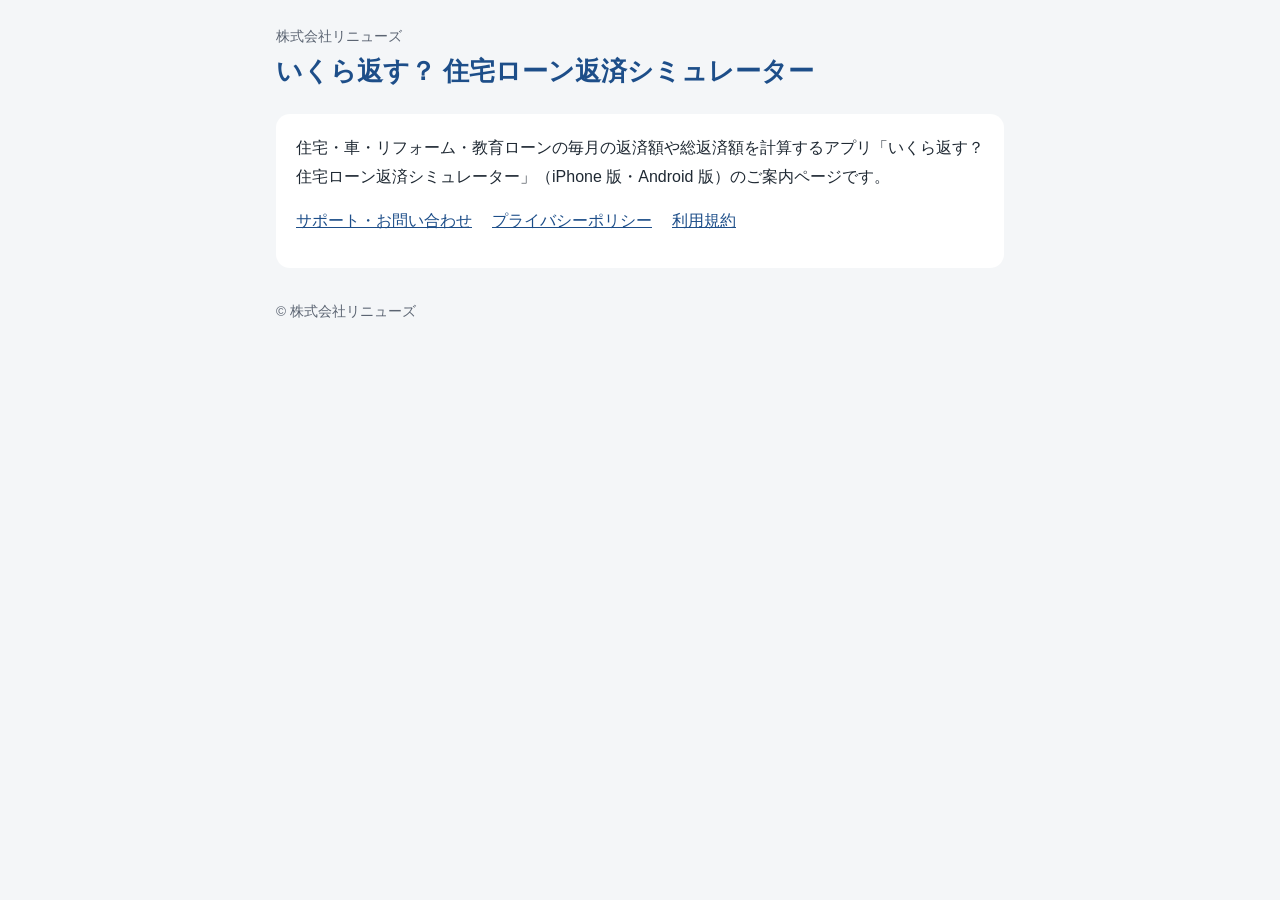
<file: index.html>
<!doctype html>
<html lang="ja">
<head>
<meta charset="utf-8">
<meta name="viewport" content="width=device-width, initial-scale=1">
<title>いくら返す？｜株式会社リニューズ</title>
<link rel="stylesheet" href="style.css">
</head>
<body>
<main>
  <header>
    <p>株式会社リニューズ</p>
    <h1>いくら返す？ 住宅ローン返済シミュレーター</h1>
  </header>
  <section>
    <p>住宅・車・リフォーム・教育ローンの毎月の返済額や総返済額を計算するアプリ「いくら返す？ 住宅ローン返済シミュレーター」（iPhone 版・Android 版）のご案内ページです。</p>
    <nav>
      <ul>
        <li><a href="support.html">サポート・お問い合わせ</a></li>
        <li><a href="privacy.html">プライバシーポリシー</a></li>
        <li><a href="terms.html">利用規約</a></li>
      </ul>
    </nav>
  </section>
  <footer>© 株式会社リニューズ</footer>
</main>
</body>
</html>
</file>
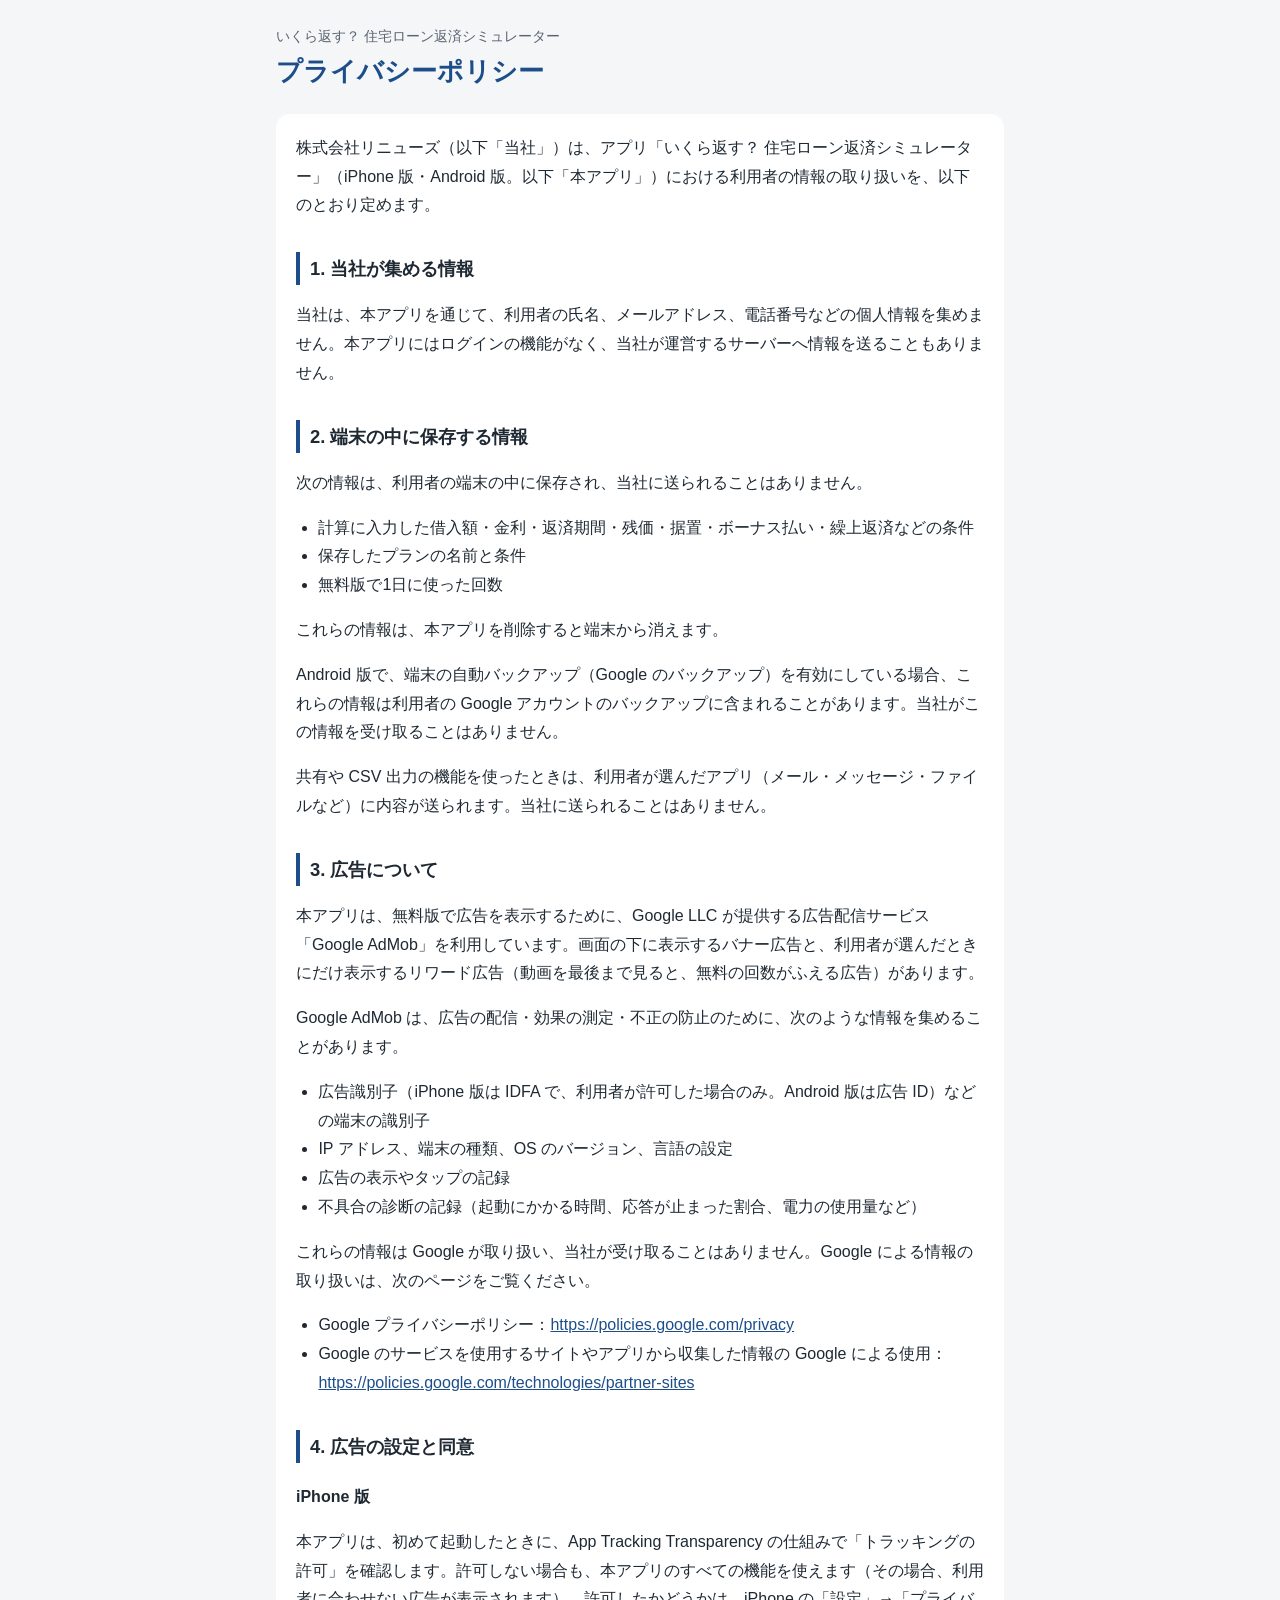
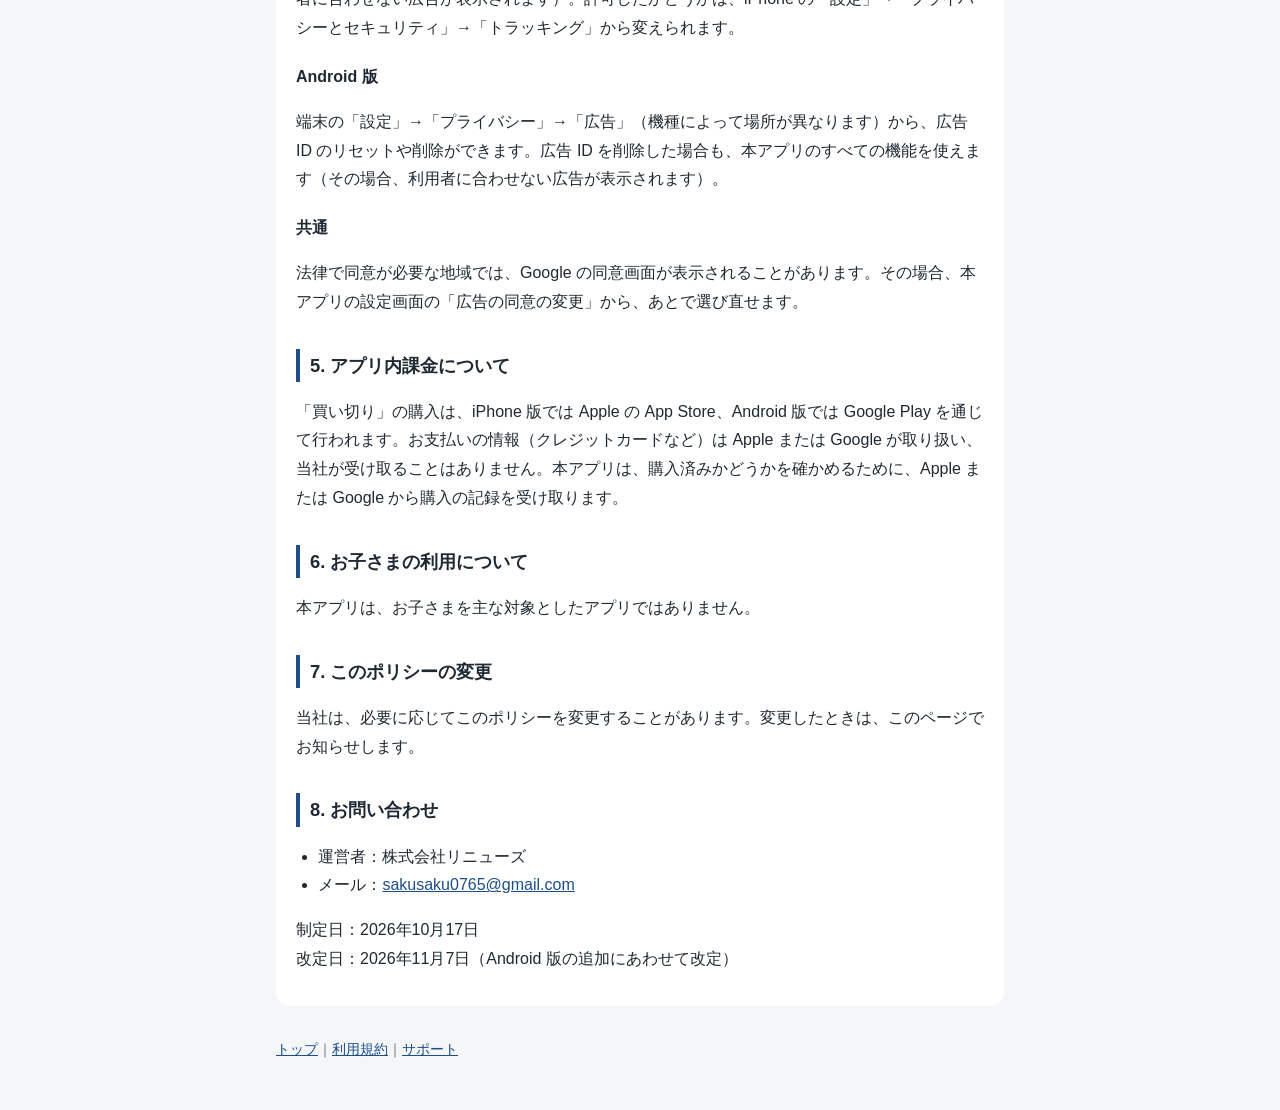
<file: privacy.html>
<!doctype html>
<html lang="ja">
<head>
<meta charset="utf-8">
<meta name="viewport" content="width=device-width, initial-scale=1">
<title>プライバシーポリシー｜いくら返す？</title>
<link rel="stylesheet" href="style.css">
</head>
<body>
<main>
  <header>
    <p>いくら返す？ 住宅ローン返済シミュレーター</p>
    <h1>プライバシーポリシー</h1>
  </header>

  <section>
    <p>株式会社リニューズ（以下「当社」）は、アプリ「いくら返す？ 住宅ローン返済シミュレーター」（iPhone 版・Android 版。以下「本アプリ」）における利用者の情報の取り扱いを、以下のとおり定めます。</p>

    <h2>1. 当社が集める情報</h2>
    <p>当社は、本アプリを通じて、利用者の氏名、メールアドレス、電話番号などの個人情報を集めません。本アプリにはログインの機能がなく、当社が運営するサーバーへ情報を送ることもありません。</p>

    <h2>2. 端末の中に保存する情報</h2>
    <p>次の情報は、利用者の端末の中に保存され、当社に送られることはありません。</p>
    <ul>
      <li>計算に入力した借入額・金利・返済期間・残価・据置・ボーナス払い・繰上返済などの条件</li>
      <li>保存したプランの名前と条件</li>
      <li>無料版で1日に使った回数</li>
    </ul>
    <p>これらの情報は、本アプリを削除すると端末から消えます。</p>
    <p>Android 版で、端末の自動バックアップ（Google のバックアップ）を有効にしている場合、これらの情報は利用者の Google アカウントのバックアップに含まれることがあります。当社がこの情報を受け取ることはありません。</p>
    <p>共有や CSV 出力の機能を使ったときは、利用者が選んだアプリ（メール・メッセージ・ファイルなど）に内容が送られます。当社に送られることはありません。</p>

    <h2>3. 広告について</h2>
    <p>本アプリは、無料版で広告を表示するために、Google LLC が提供する広告配信サービス「Google AdMob」を利用しています。画面の下に表示するバナー広告と、利用者が選んだときにだけ表示するリワード広告（動画を最後まで見ると、無料の回数がふえる広告）があります。</p>
    <p>Google AdMob は、広告の配信・効果の測定・不正の防止のために、次のような情報を集めることがあります。</p>
    <ul>
      <li>広告識別子（iPhone 版は IDFA で、利用者が許可した場合のみ。Android 版は広告 ID）などの端末の識別子</li>
      <li>IP アドレス、端末の種類、OS のバージョン、言語の設定</li>
      <li>広告の表示やタップの記録</li>
      <li>不具合の診断の記録（起動にかかる時間、応答が止まった割合、電力の使用量など）</li>
    </ul>
    <p>これらの情報は Google が取り扱い、当社が受け取ることはありません。Google による情報の取り扱いは、次のページをご覧ください。</p>
    <ul>
      <li>Google プライバシーポリシー：<a href="https://policies.google.com/privacy">https://policies.google.com/privacy</a></li>
      <li>Google のサービスを使用するサイトやアプリから収集した情報の Google による使用：<a href="https://policies.google.com/technologies/partner-sites">https://policies.google.com/technologies/partner-sites</a></li>
    </ul>

    <h2>4. 広告の設定と同意</h2>
    <h3>iPhone 版</h3>
    <p>本アプリは、初めて起動したときに、App Tracking Transparency の仕組みで「トラッキングの許可」を確認します。許可しない場合も、本アプリのすべての機能を使えます（その場合、利用者に合わせない広告が表示されます）。許可したかどうかは、iPhone の「設定」→「プライバシーとセキュリティ」→「トラッキング」から変えられます。</p>
    <h3>Android 版</h3>
    <p>端末の「設定」→「プライバシー」→「広告」（機種によって場所が異なります）から、広告 ID のリセットや削除ができます。広告 ID を削除した場合も、本アプリのすべての機能を使えます（その場合、利用者に合わせない広告が表示されます）。</p>
    <h3>共通</h3>
    <p>法律で同意が必要な地域では、Google の同意画面が表示されることがあります。その場合、本アプリの設定画面の「広告の同意の変更」から、あとで選び直せます。</p>

    <h2>5. アプリ内課金について</h2>
    <p>「買い切り」の購入は、iPhone 版では Apple の App Store、Android 版では Google Play を通じて行われます。お支払いの情報（クレジットカードなど）は Apple または Google が取り扱い、当社が受け取ることはありません。本アプリは、購入済みかどうかを確かめるために、Apple または Google から購入の記録を受け取ります。</p>

    <h2>6. お子さまの利用について</h2>
    <p>本アプリは、お子さまを主な対象としたアプリではありません。</p>

    <h2>7. このポリシーの変更</h2>
    <p>当社は、必要に応じてこのポリシーを変更することがあります。変更したときは、このページでお知らせします。</p>

    <h2>8. お問い合わせ</h2>
    <ul>
      <li>運営者：株式会社リニューズ</li>
      <li>メール：<a href="mailto:sakusaku0765@gmail.com">sakusaku0765@gmail.com</a></li>
    </ul>
    <p>制定日：2026年10月17日<br>
    改定日：2026年11月7日（Android 版の追加にあわせて改定）</p>
  </section>
  <footer><a href="./">トップ</a>｜<a href="terms.html">利用規約</a>｜<a href="support.html">サポート</a></footer>
</main>
</body>
</html>
</file>
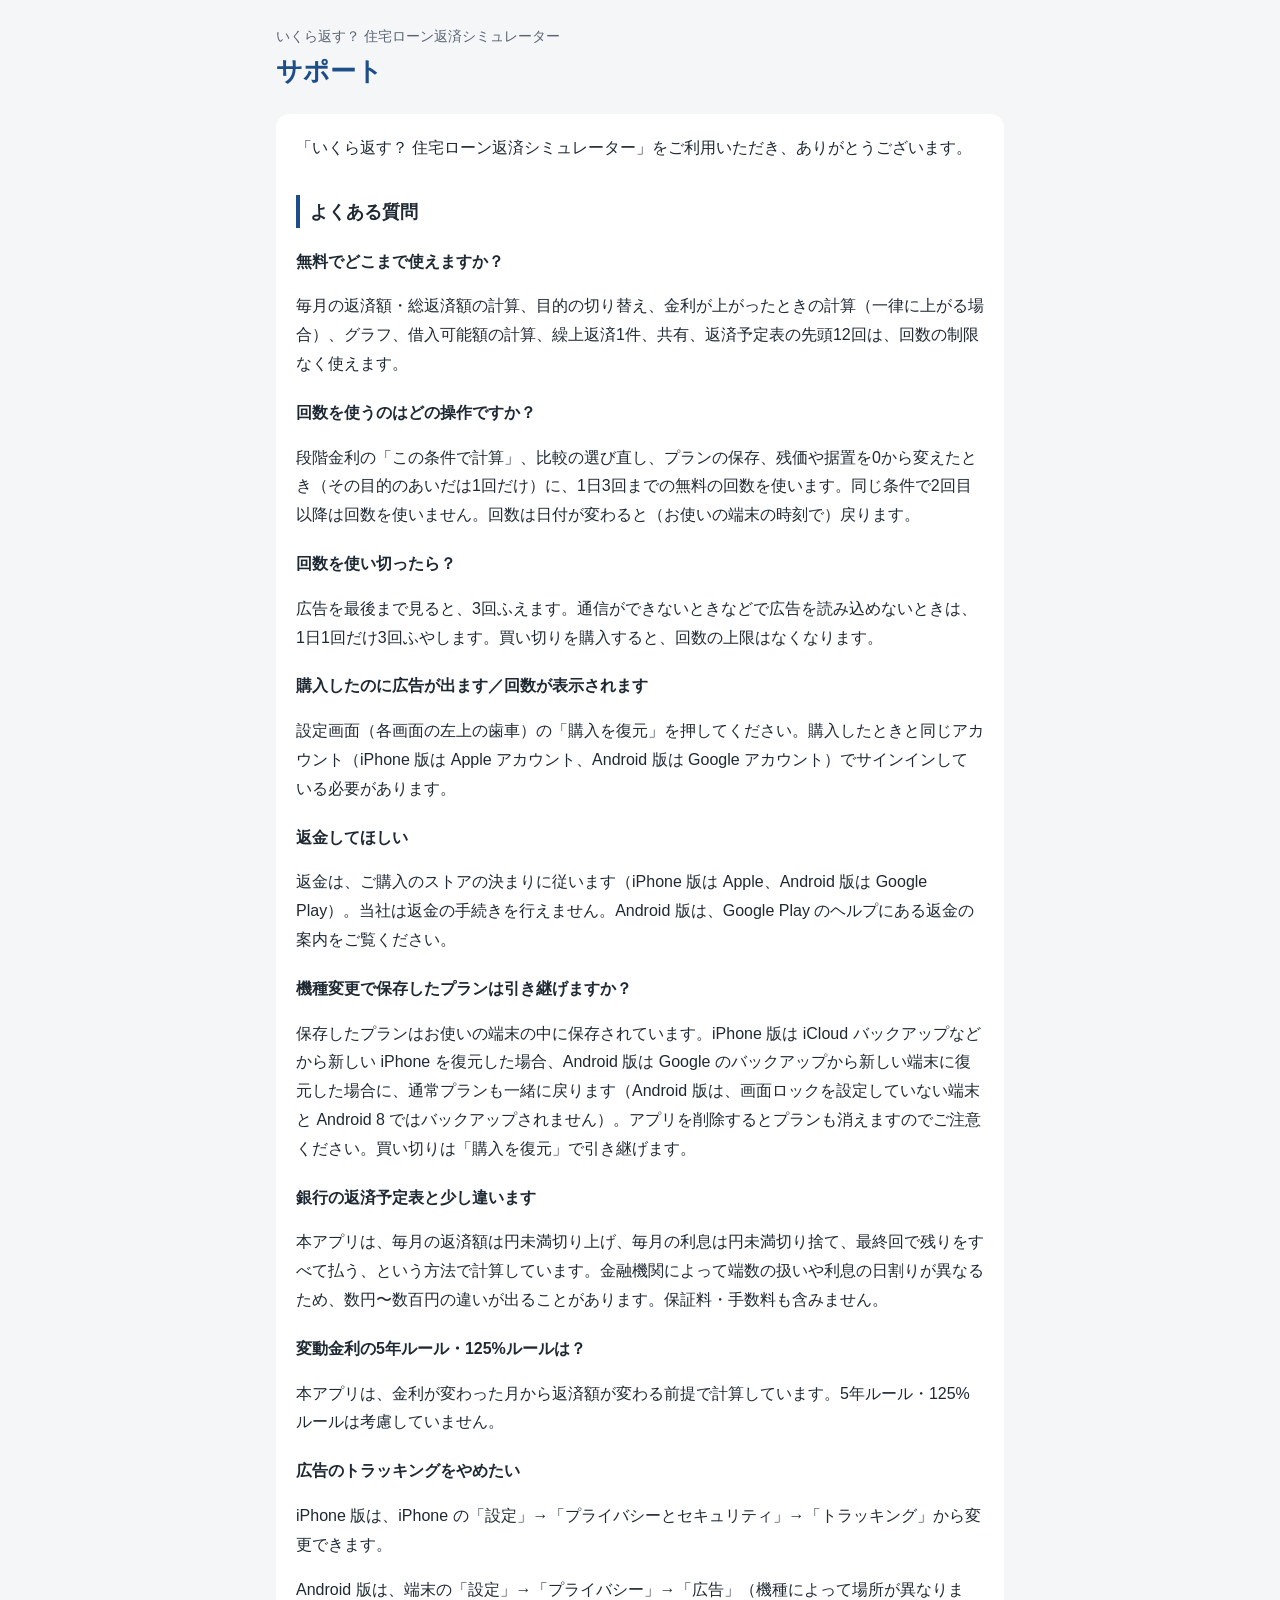
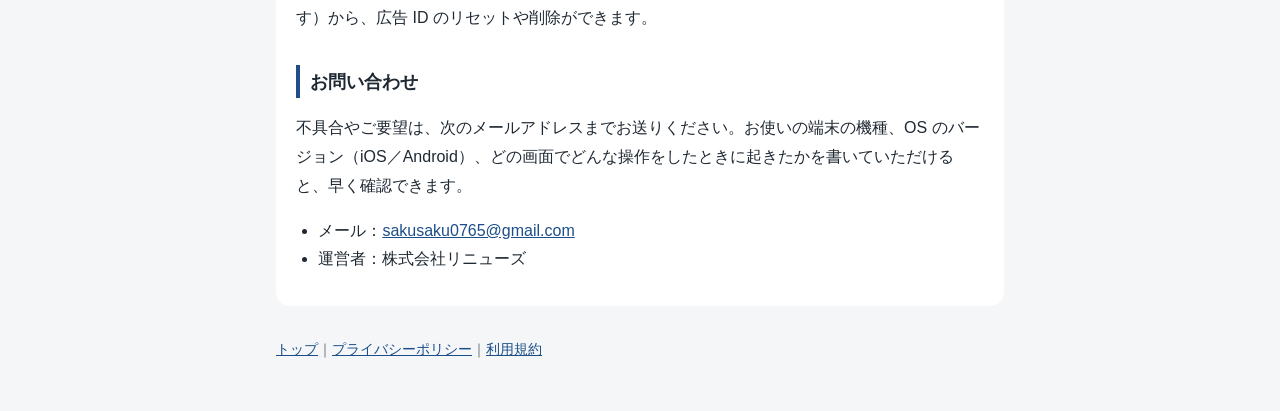
<file: support.html>
<!doctype html>
<html lang="ja">
<head>
<meta charset="utf-8">
<meta name="viewport" content="width=device-width, initial-scale=1">
<title>サポート｜いくら返す？</title>
<link rel="stylesheet" href="style.css">
</head>
<body>
<main>
  <header>
    <p>いくら返す？ 住宅ローン返済シミュレーター</p>
    <h1>サポート</h1>
  </header>

  <section>
    <p>「いくら返す？ 住宅ローン返済シミュレーター」をご利用いただき、ありがとうございます。</p>

    <h2>よくある質問</h2>

    <h3>無料でどこまで使えますか？</h3>
    <p>毎月の返済額・総返済額の計算、目的の切り替え、金利が上がったときの計算（一律に上がる場合）、グラフ、借入可能額の計算、繰上返済1件、共有、返済予定表の先頭12回は、回数の制限なく使えます。</p>

    <h3>回数を使うのはどの操作ですか？</h3>
    <p>段階金利の「この条件で計算」、比較の選び直し、プランの保存、残価や据置を0から変えたとき（その目的のあいだは1回だけ）に、1日3回までの無料の回数を使います。同じ条件で2回目以降は回数を使いません。回数は日付が変わると（お使いの端末の時刻で）戻ります。</p>

    <h3>回数を使い切ったら？</h3>
    <p>広告を最後まで見ると、3回ふえます。通信ができないときなどで広告を読み込めないときは、1日1回だけ3回ふやします。買い切りを購入すると、回数の上限はなくなります。</p>

    <h3>購入したのに広告が出ます／回数が表示されます</h3>
    <p>設定画面（各画面の左上の歯車）の「購入を復元」を押してください。購入したときと同じアカウント（iPhone 版は Apple アカウント、Android 版は Google アカウント）でサインインしている必要があります。</p>

    <h3>返金してほしい</h3>
    <p>返金は、ご購入のストアの決まりに従います（iPhone 版は Apple、Android 版は Google Play）。当社は返金の手続きを行えません。Android 版は、Google Play のヘルプにある返金の案内をご覧ください。</p>

    <h3>機種変更で保存したプランは引き継げますか？</h3>
    <p>保存したプランはお使いの端末の中に保存されています。iPhone 版は iCloud バックアップなどから新しい iPhone を復元した場合、Android 版は Google のバックアップから新しい端末に復元した場合に、通常プランも一緒に戻ります（Android 版は、画面ロックを設定していない端末と Android 8 ではバックアップされません）。アプリを削除するとプランも消えますのでご注意ください。買い切りは「購入を復元」で引き継げます。</p>

    <h3>銀行の返済予定表と少し違います</h3>
    <p>本アプリは、毎月の返済額は円未満切り上げ、毎月の利息は円未満切り捨て、最終回で残りをすべて払う、という方法で計算しています。金融機関によって端数の扱いや利息の日割りが異なるため、数円〜数百円の違いが出ることがあります。保証料・手数料も含みません。</p>

    <h3>変動金利の5年ルール・125%ルールは？</h3>
    <p>本アプリは、金利が変わった月から返済額が変わる前提で計算しています。5年ルール・125%ルールは考慮していません。</p>

    <h3>広告のトラッキングをやめたい</h3>
    <p>iPhone 版は、iPhone の「設定」→「プライバシーとセキュリティ」→「トラッキング」から変更できます。</p>
    <p>Android 版は、端末の「設定」→「プライバシー」→「広告」（機種によって場所が異なります）から、広告 ID のリセットや削除ができます。</p>

    <h2>お問い合わせ</h2>
    <p>不具合やご要望は、次のメールアドレスまでお送りください。お使いの端末の機種、OS のバージョン（iOS／Android）、どの画面でどんな操作をしたときに起きたかを書いていただけると、早く確認できます。</p>
    <ul>
      <li>メール：<a href="mailto:sakusaku0765@gmail.com">sakusaku0765@gmail.com</a></li>
      <li>運営者：株式会社リニューズ</li>
    </ul>
  </section>
  <footer><a href="./">トップ</a>｜<a href="privacy.html">プライバシーポリシー</a>｜<a href="terms.html">利用規約</a></footer>
</main>
</body>
</html>
</file>
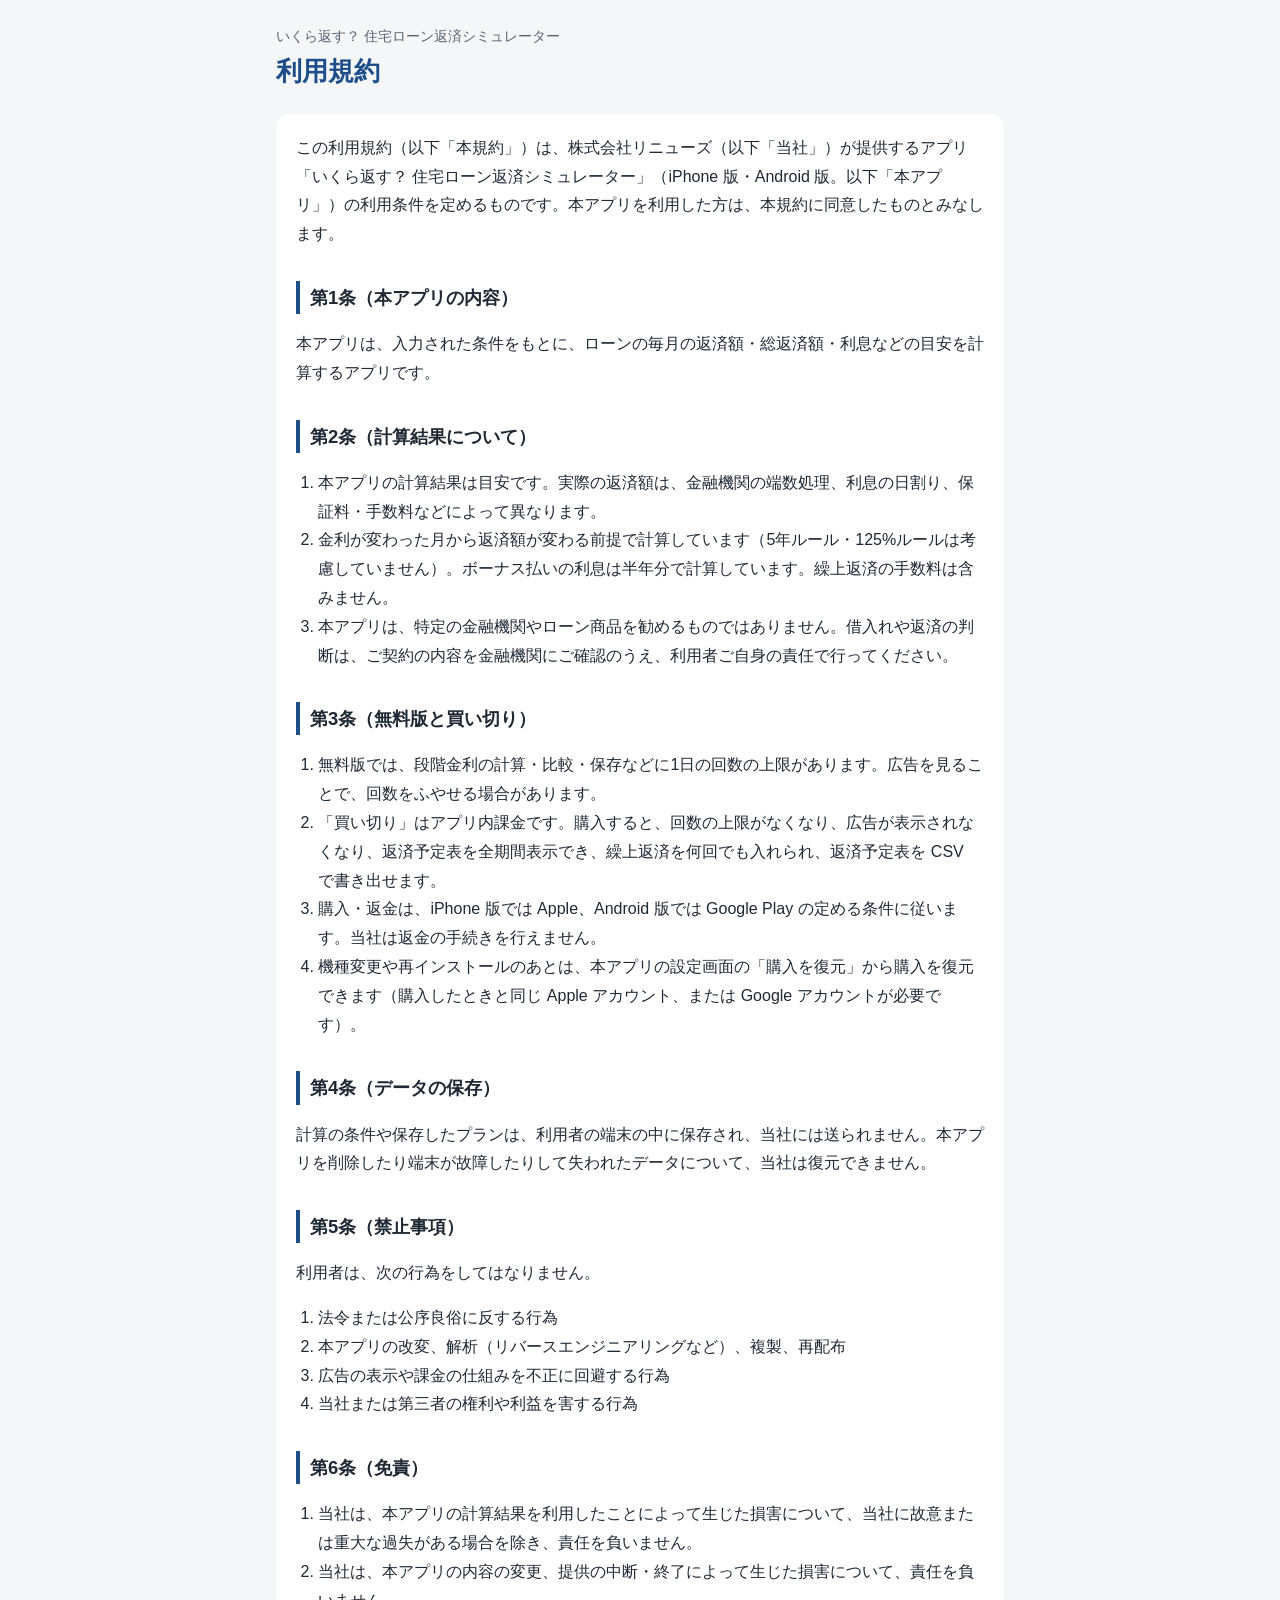
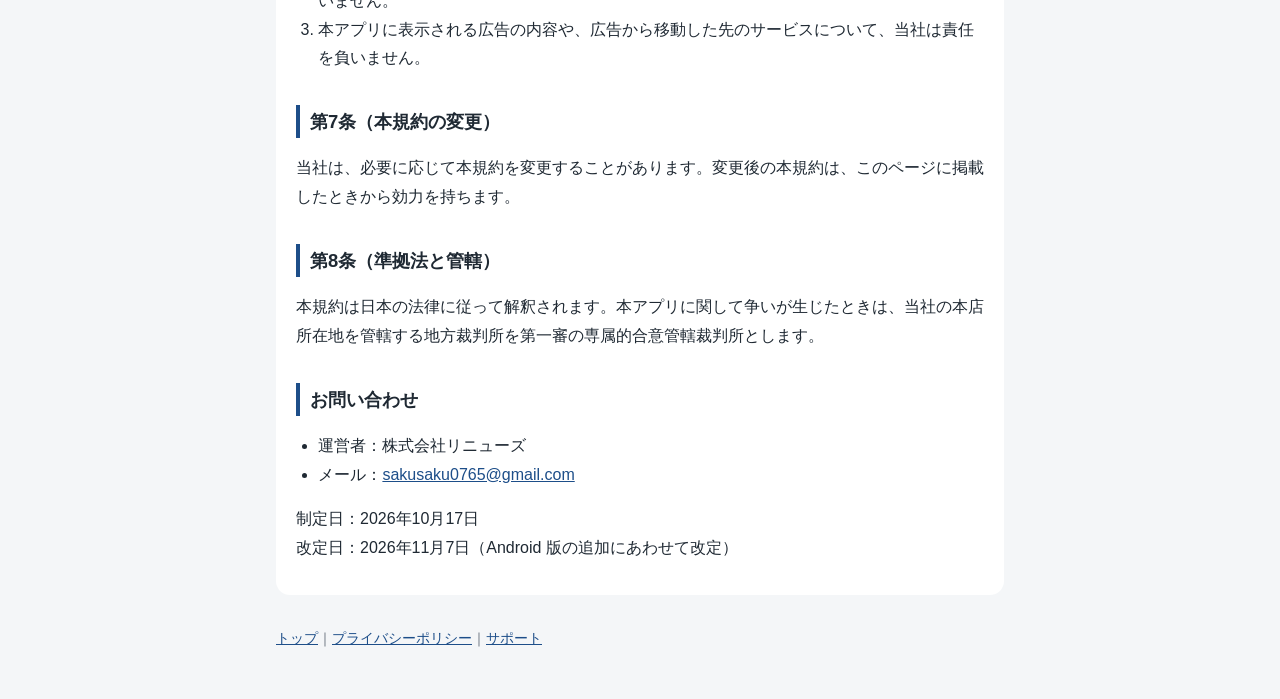
<file: terms.html>
<!doctype html>
<html lang="ja">
<head>
<meta charset="utf-8">
<meta name="viewport" content="width=device-width, initial-scale=1">
<title>利用規約｜いくら返す？</title>
<link rel="stylesheet" href="style.css">
</head>
<body>
<main>
  <header>
    <p>いくら返す？ 住宅ローン返済シミュレーター</p>
    <h1>利用規約</h1>
  </header>

  <section>
    <p>この利用規約（以下「本規約」）は、株式会社リニューズ（以下「当社」）が提供するアプリ「いくら返す？ 住宅ローン返済シミュレーター」（iPhone 版・Android 版。以下「本アプリ」）の利用条件を定めるものです。本アプリを利用した方は、本規約に同意したものとみなします。</p>

    <h2>第1条（本アプリの内容）</h2>
    <p>本アプリは、入力された条件をもとに、ローンの毎月の返済額・総返済額・利息などの目安を計算するアプリです。</p>

    <h2>第2条（計算結果について）</h2>
    <ol>
      <li>本アプリの計算結果は目安です。実際の返済額は、金融機関の端数処理、利息の日割り、保証料・手数料などによって異なります。</li>
      <li>金利が変わった月から返済額が変わる前提で計算しています（5年ルール・125%ルールは考慮していません）。ボーナス払いの利息は半年分で計算しています。繰上返済の手数料は含みません。</li>
      <li>本アプリは、特定の金融機関やローン商品を勧めるものではありません。借入れや返済の判断は、ご契約の内容を金融機関にご確認のうえ、利用者ご自身の責任で行ってください。</li>
    </ol>

    <h2>第3条（無料版と買い切り）</h2>
    <ol>
      <li>無料版では、段階金利の計算・比較・保存などに1日の回数の上限があります。広告を見ることで、回数をふやせる場合があります。</li>
      <li>「買い切り」はアプリ内課金です。購入すると、回数の上限がなくなり、広告が表示されなくなり、返済予定表を全期間表示でき、繰上返済を何回でも入れられ、返済予定表を CSV で書き出せます。</li>
      <li>購入・返金は、iPhone 版では Apple、Android 版では Google Play の定める条件に従います。当社は返金の手続きを行えません。</li>
      <li>機種変更や再インストールのあとは、本アプリの設定画面の「購入を復元」から購入を復元できます（購入したときと同じ Apple アカウント、または Google アカウントが必要です）。</li>
    </ol>

    <h2>第4条（データの保存）</h2>
    <p>計算の条件や保存したプランは、利用者の端末の中に保存され、当社には送られません。本アプリを削除したり端末が故障したりして失われたデータについて、当社は復元できません。</p>

    <h2>第5条（禁止事項）</h2>
    <p>利用者は、次の行為をしてはなりません。</p>
    <ol>
      <li>法令または公序良俗に反する行為</li>
      <li>本アプリの改変、解析（リバースエンジニアリングなど）、複製、再配布</li>
      <li>広告の表示や課金の仕組みを不正に回避する行為</li>
      <li>当社または第三者の権利や利益を害する行為</li>
    </ol>

    <h2>第6条（免責）</h2>
    <ol>
      <li>当社は、本アプリの計算結果を利用したことによって生じた損害について、当社に故意または重大な過失がある場合を除き、責任を負いません。</li>
      <li>当社は、本アプリの内容の変更、提供の中断・終了によって生じた損害について、責任を負いません。</li>
      <li>本アプリに表示される広告の内容や、広告から移動した先のサービスについて、当社は責任を負いません。</li>
    </ol>

    <h2>第7条（本規約の変更）</h2>
    <p>当社は、必要に応じて本規約を変更することがあります。変更後の本規約は、このページに掲載したときから効力を持ちます。</p>

    <h2>第8条（準拠法と管轄）</h2>
    <p>本規約は日本の法律に従って解釈されます。本アプリに関して争いが生じたときは、当社の本店所在地を管轄する地方裁判所を第一審の専属的合意管轄裁判所とします。</p>

    <h2>お問い合わせ</h2>
    <ul>
      <li>運営者：株式会社リニューズ</li>
      <li>メール：<a href="mailto:sakusaku0765@gmail.com">sakusaku0765@gmail.com</a></li>
    </ul>
    <p>制定日：2026年10月17日<br>
    改定日：2026年11月7日（Android 版の追加にあわせて改定）</p>
  </section>
  <footer><a href="./">トップ</a>｜<a href="privacy.html">プライバシーポリシー</a>｜<a href="support.html">サポート</a></footer>
</main>
</body>
</html>
</file>
<file: style.css>
:root { --navy: #1D4E89; --text: #1f2933; --muted: #5b6472; --bg: #F4F6F8; --card: #ffffff; }
* { box-sizing: border-box; }
body { margin: 0; background: var(--bg); color: var(--text); font-family: -apple-system, BlinkMacSystemFont, "Hiragino Sans", "Hiragino Kaku Gothic ProN", "Noto Sans JP", sans-serif; line-height: 1.8; }
main { max-width: 760px; margin: 0 auto; padding: 24px 16px 48px; }
header { margin-bottom: 24px; }
header p { margin: 0; color: var(--muted); font-size: 0.9rem; }
h1 { font-size: 1.6rem; line-height: 1.4; margin: 4px 0 0; color: var(--navy); }
h2 { font-size: 1.15rem; margin: 32px 0 8px; padding-left: 10px; border-left: 4px solid var(--navy); }
h3 { font-size: 1rem; margin: 20px 0 4px; }
section { background: var(--card); border-radius: 14px; padding: 4px 20px 16px; margin-bottom: 16px; }
ul, ol { padding-left: 1.4em; }
a { color: var(--navy); overflow-wrap: anywhere; }
nav ul { list-style: none; padding: 0; display: flex; flex-wrap: wrap; gap: 8px 20px; }
footer { color: var(--muted); font-size: 0.85rem; margin-top: 32px; }
</file>
